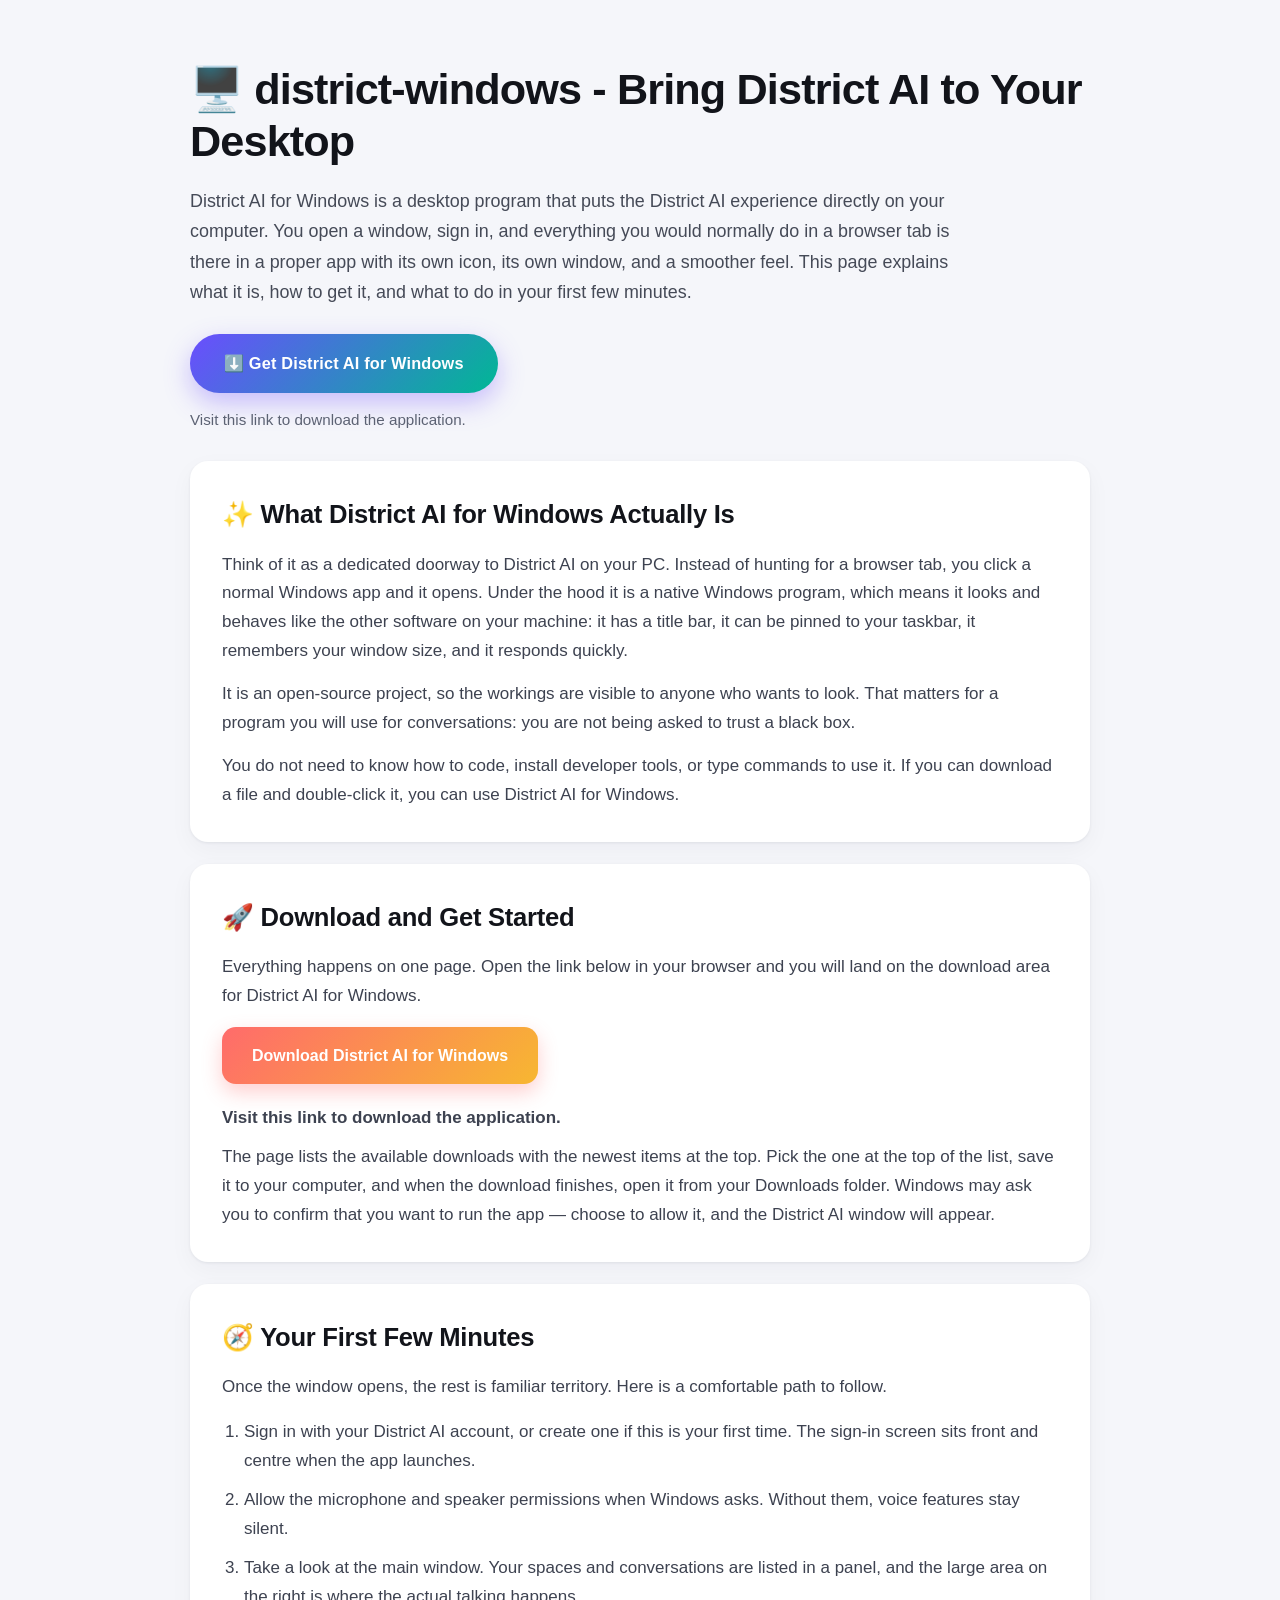
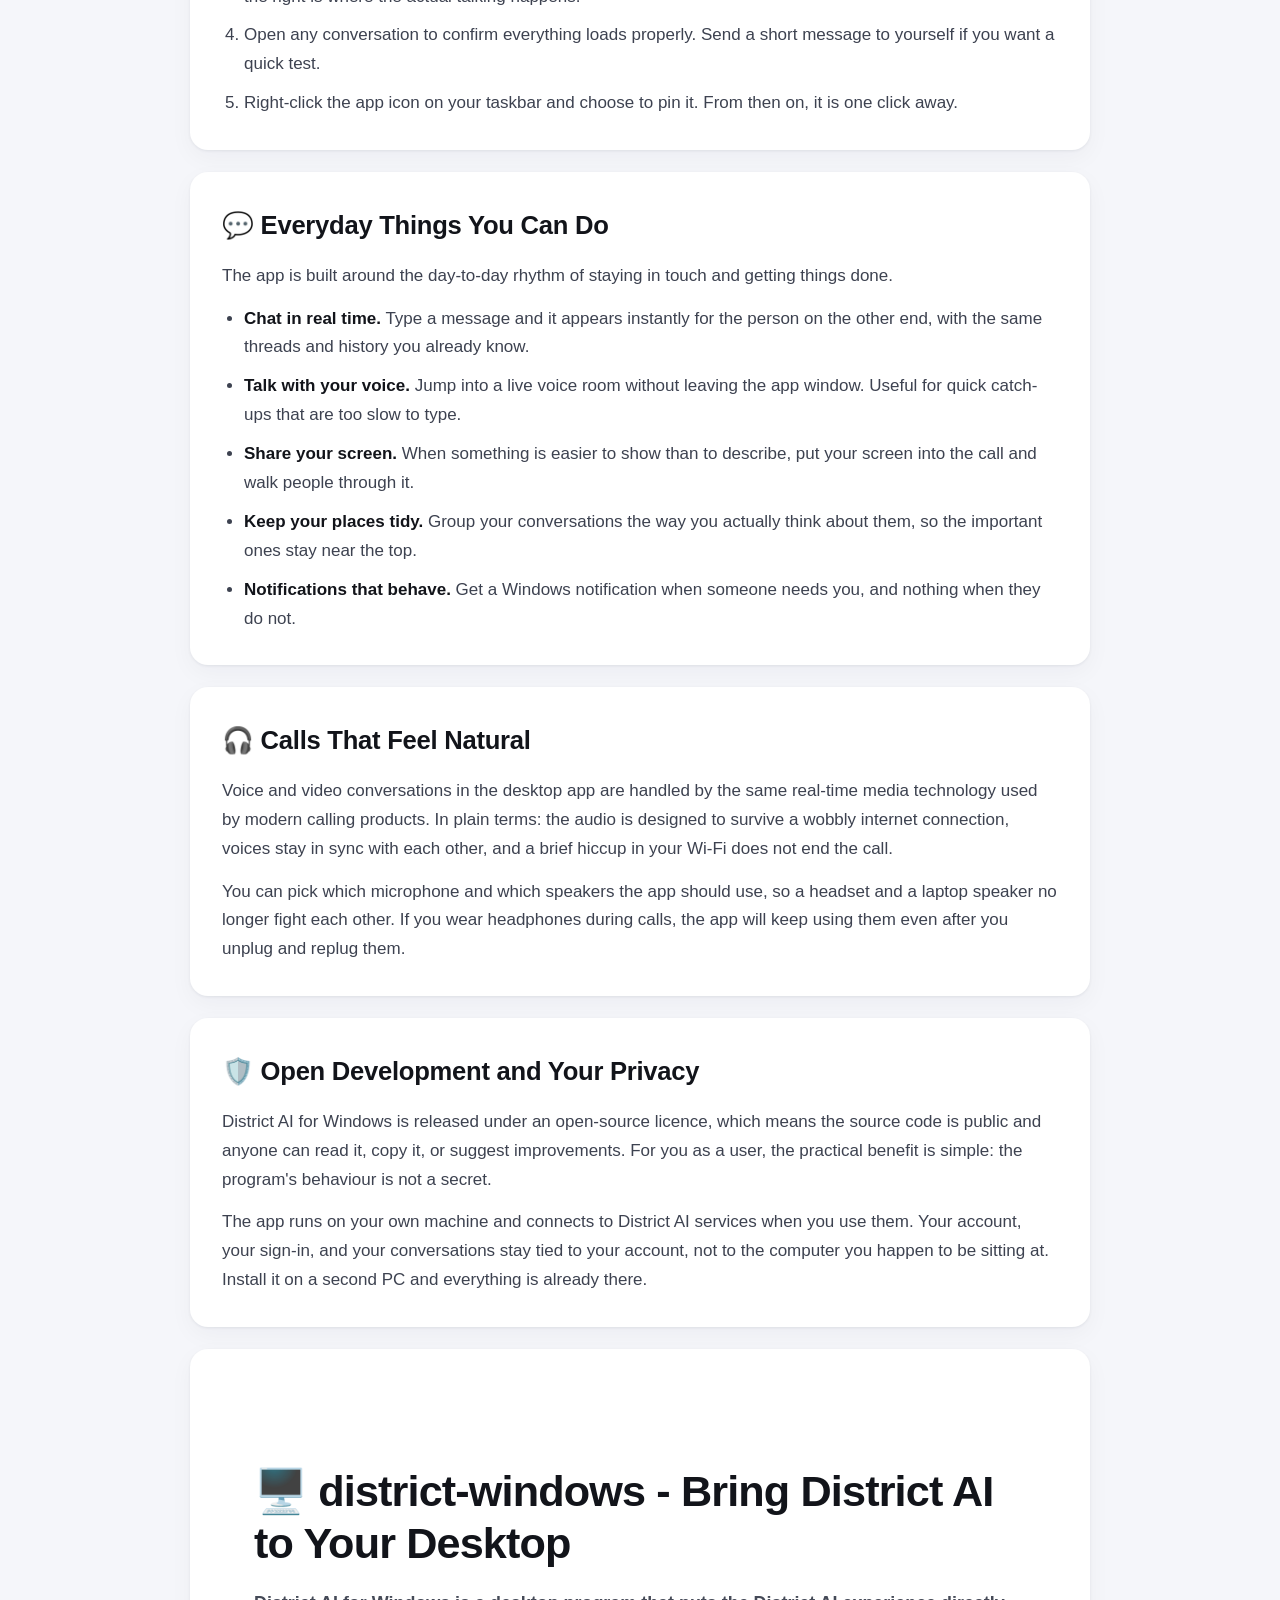
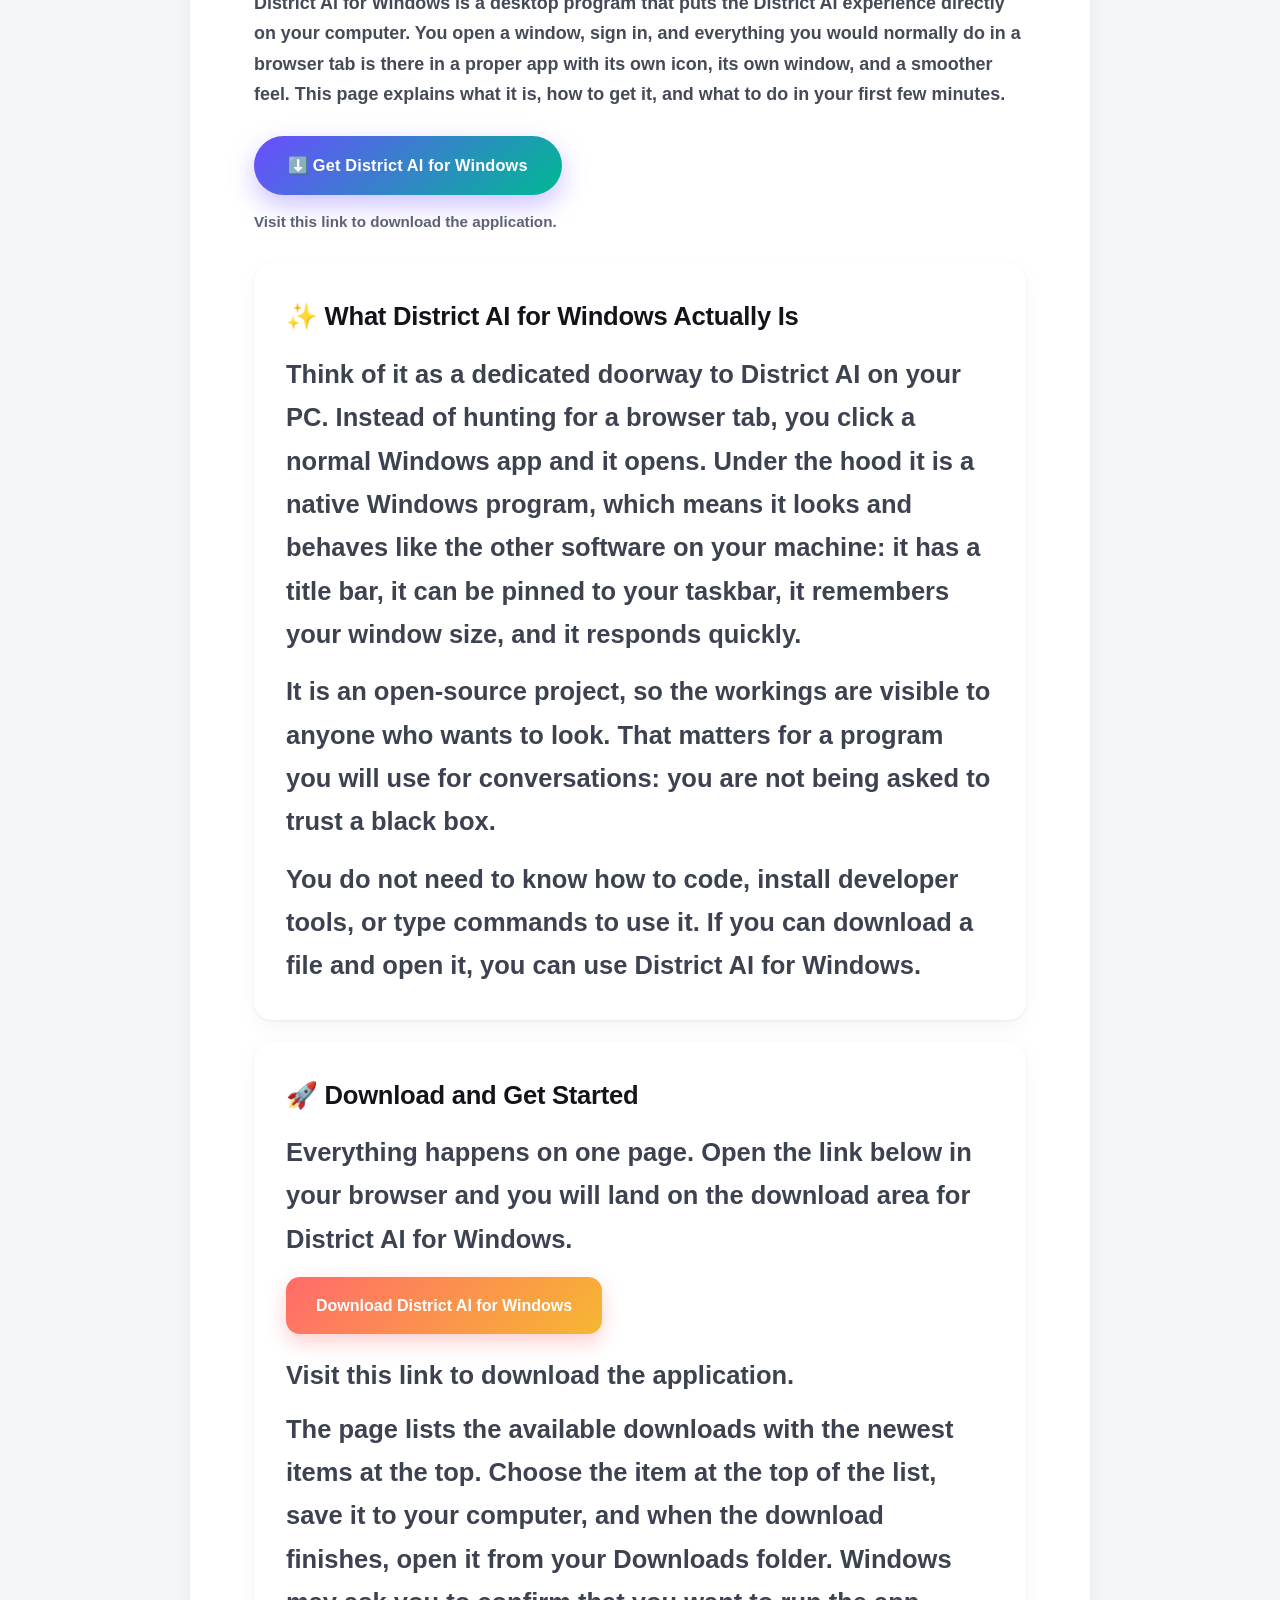
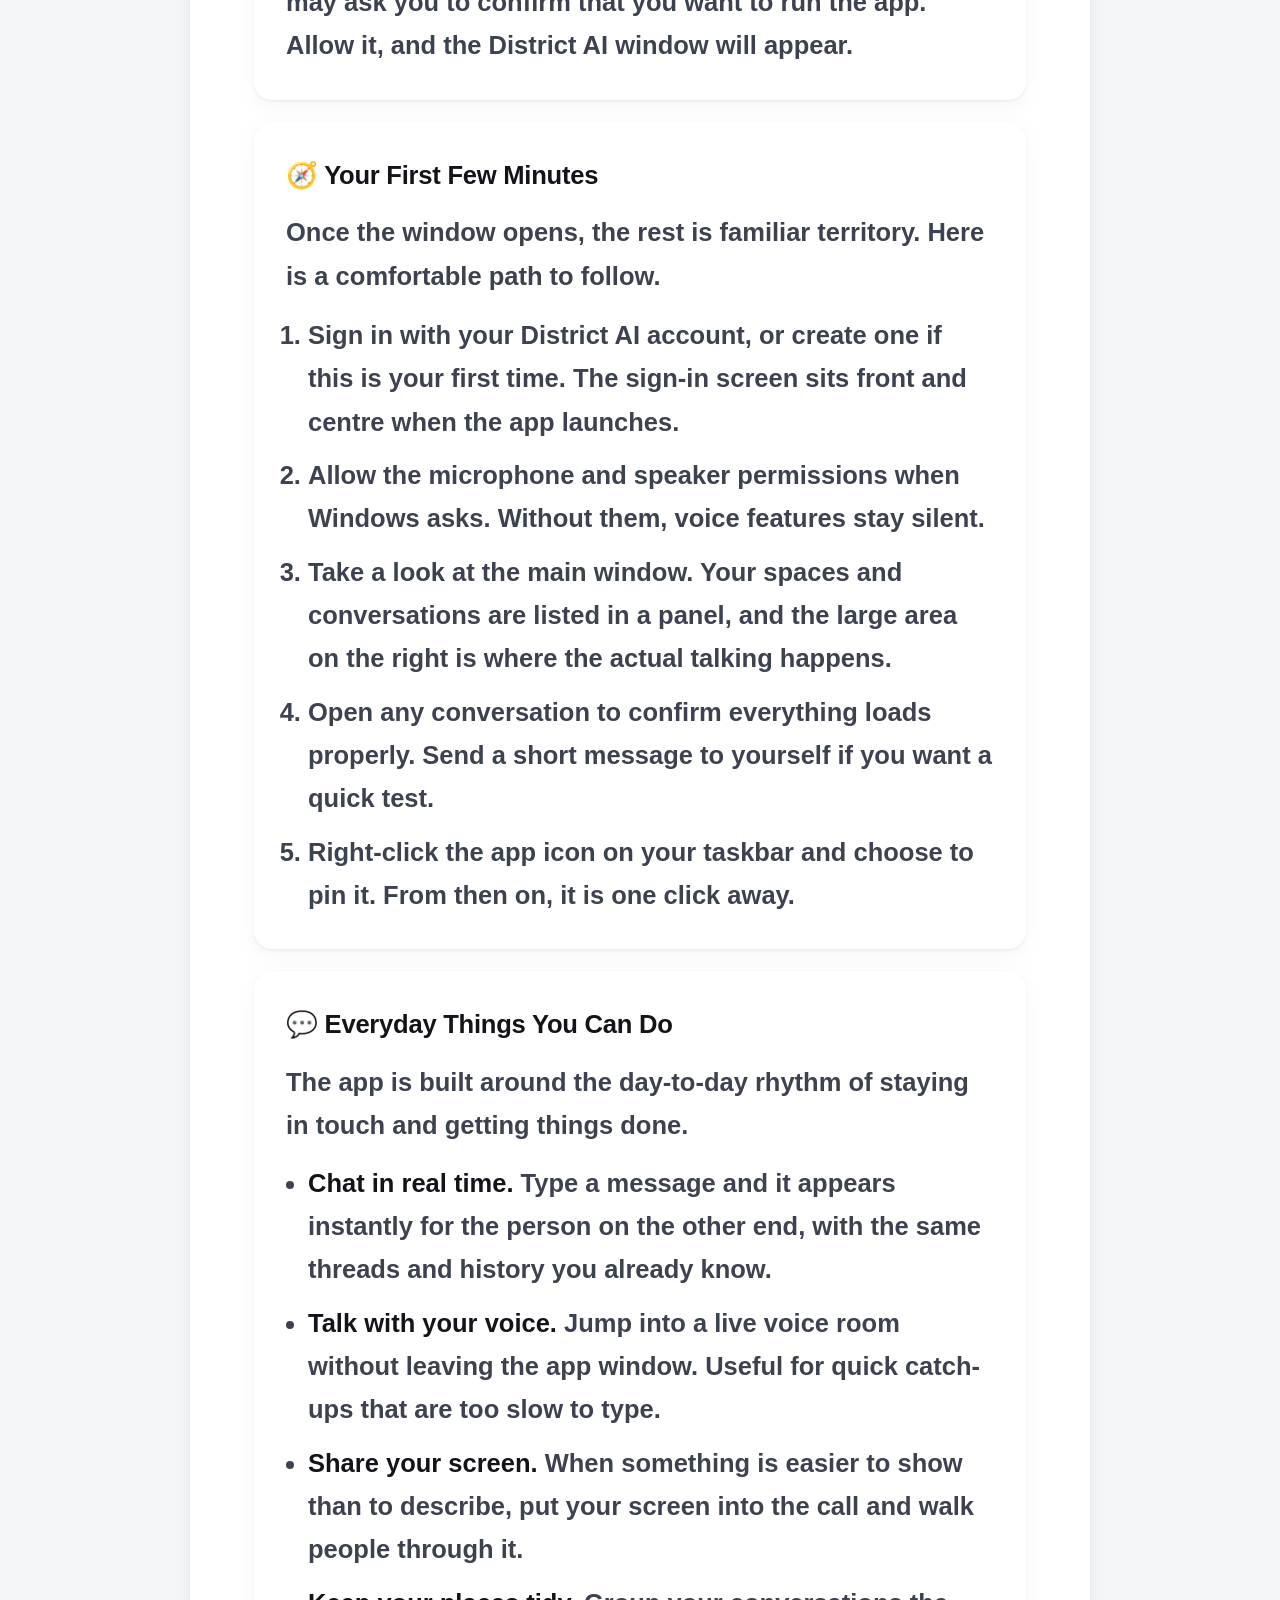
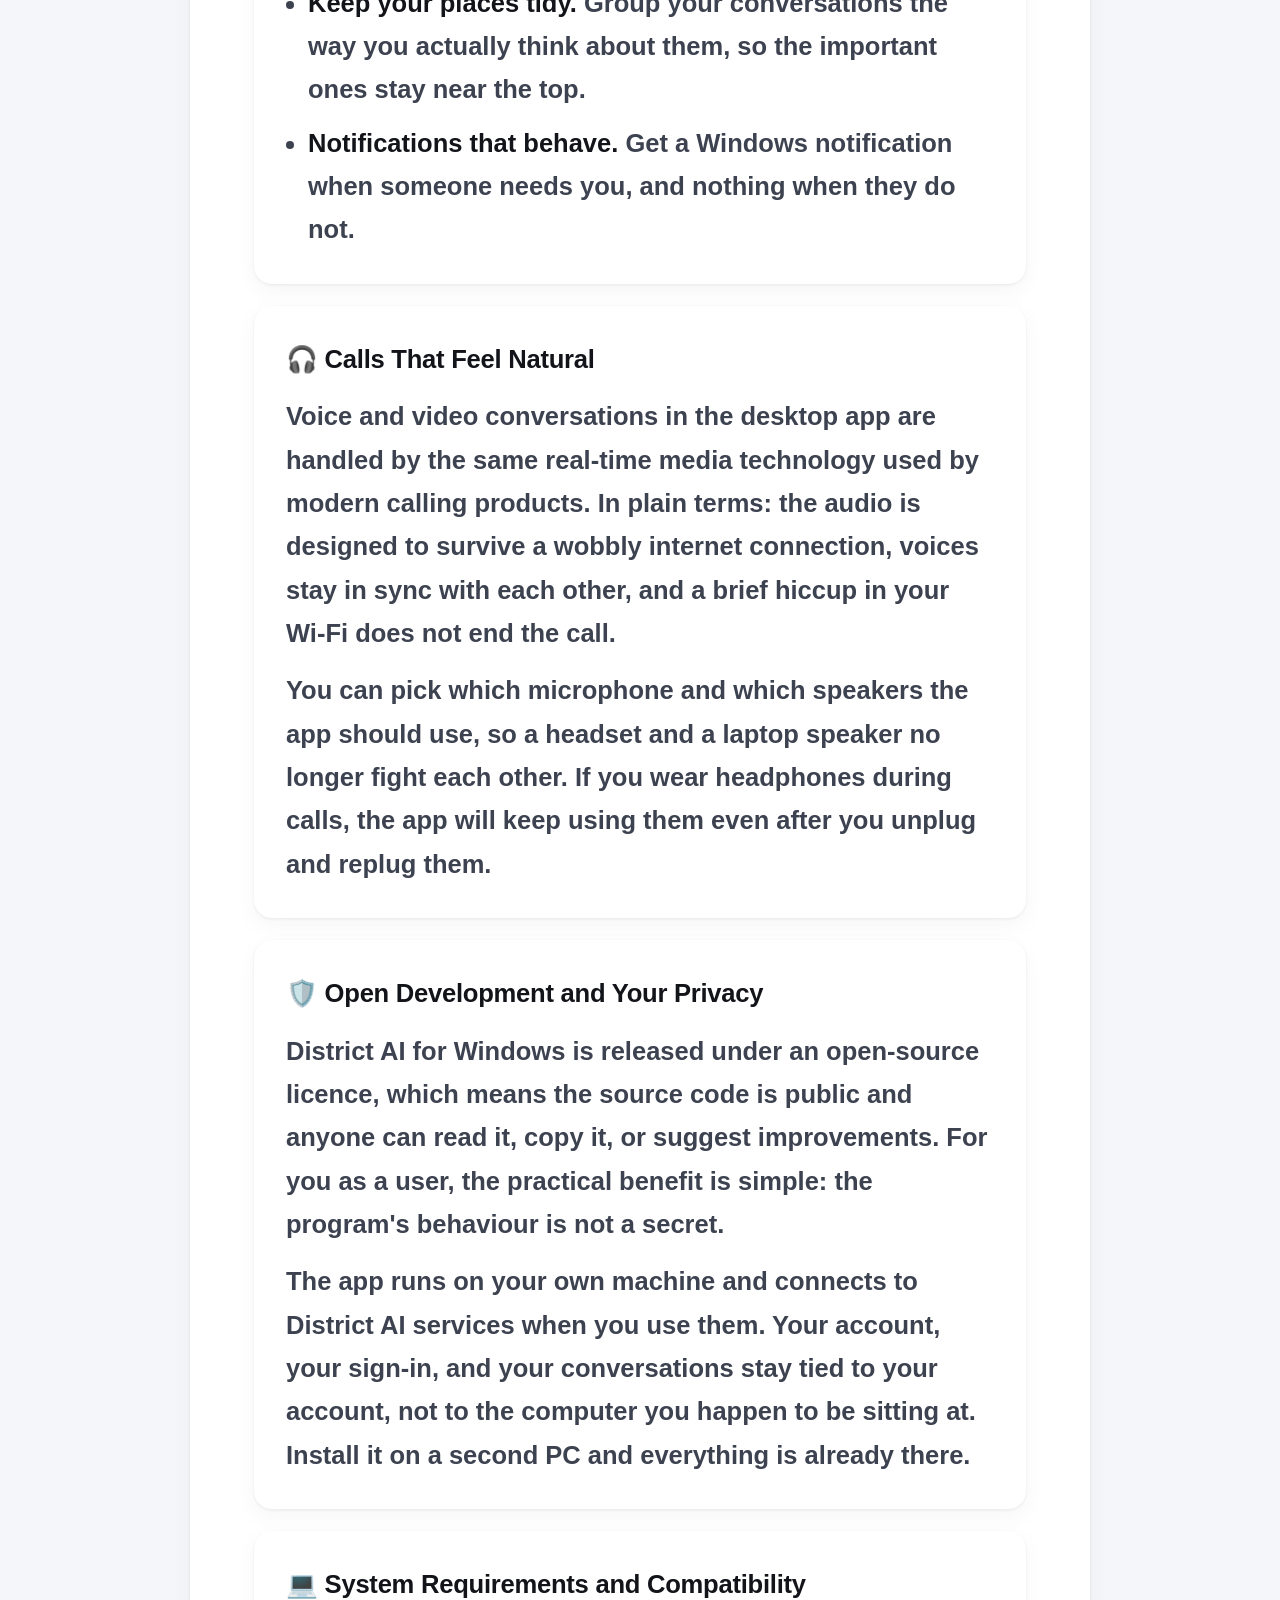
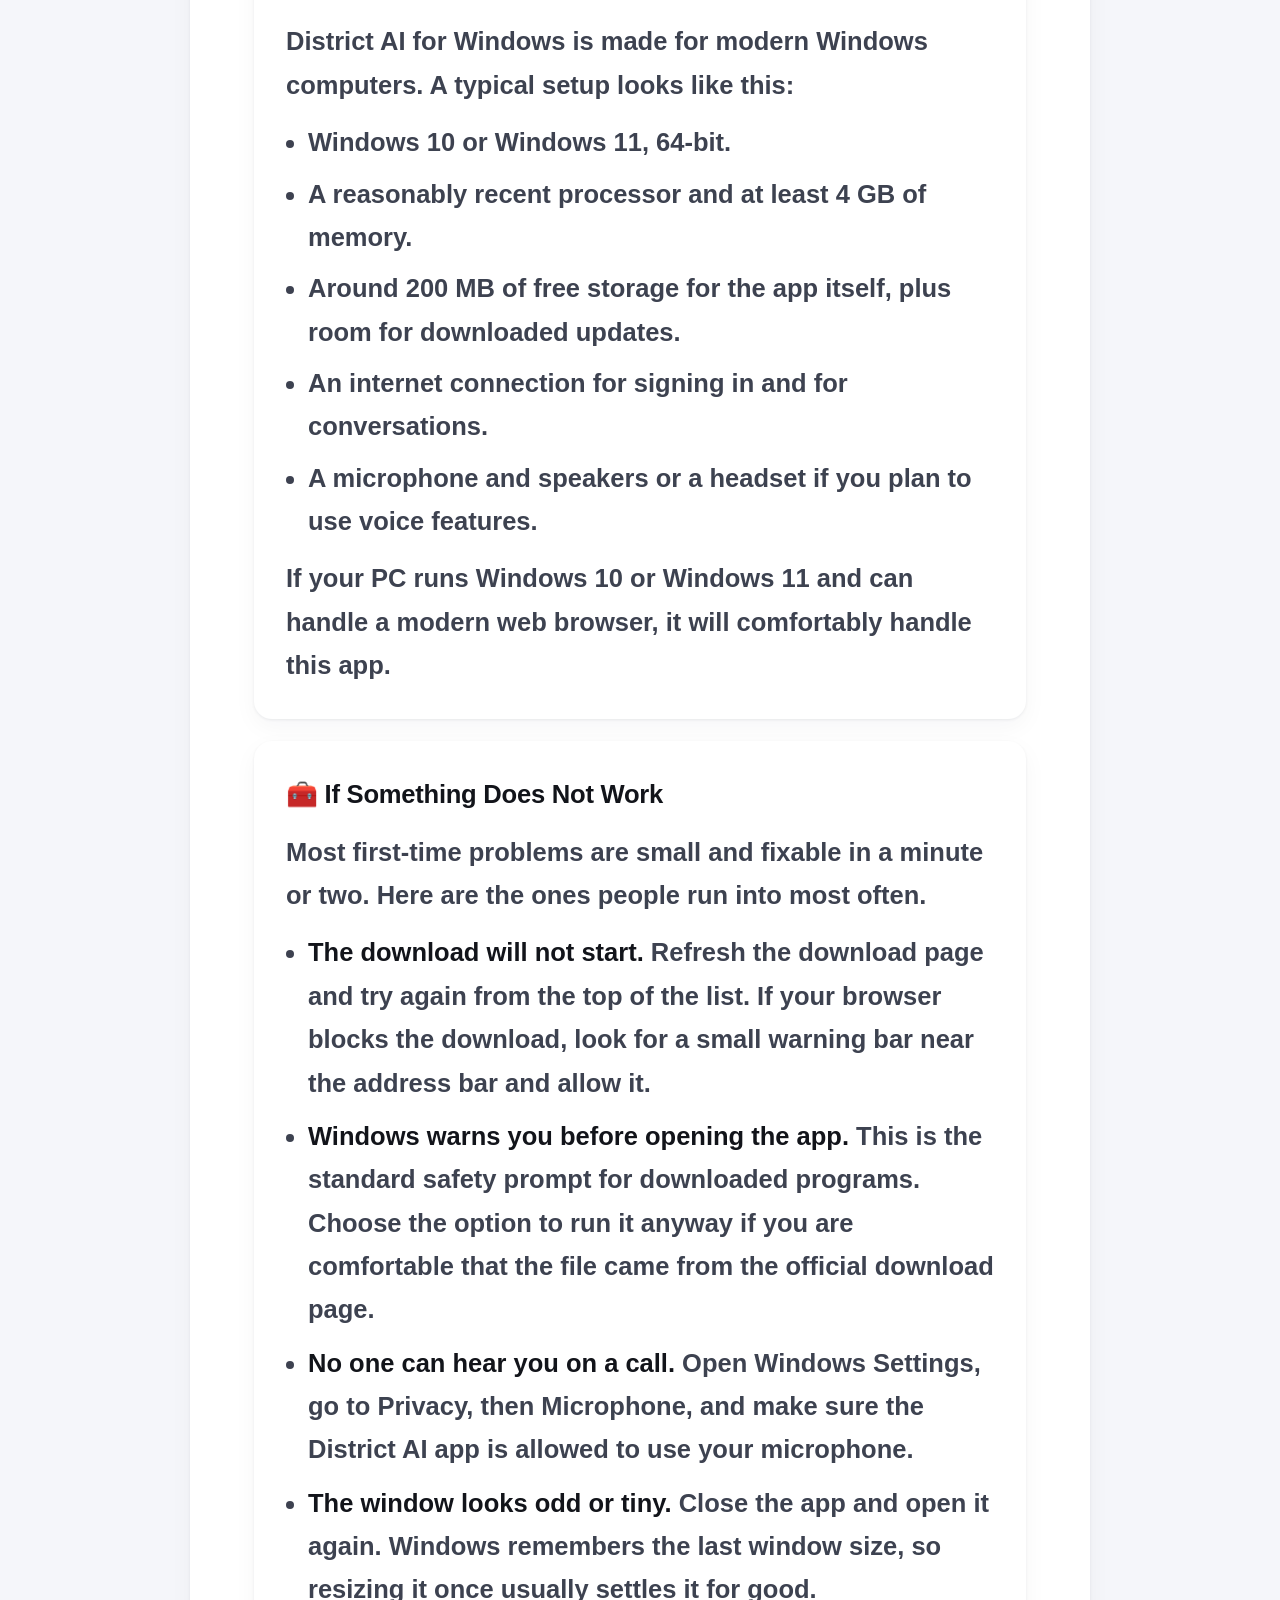
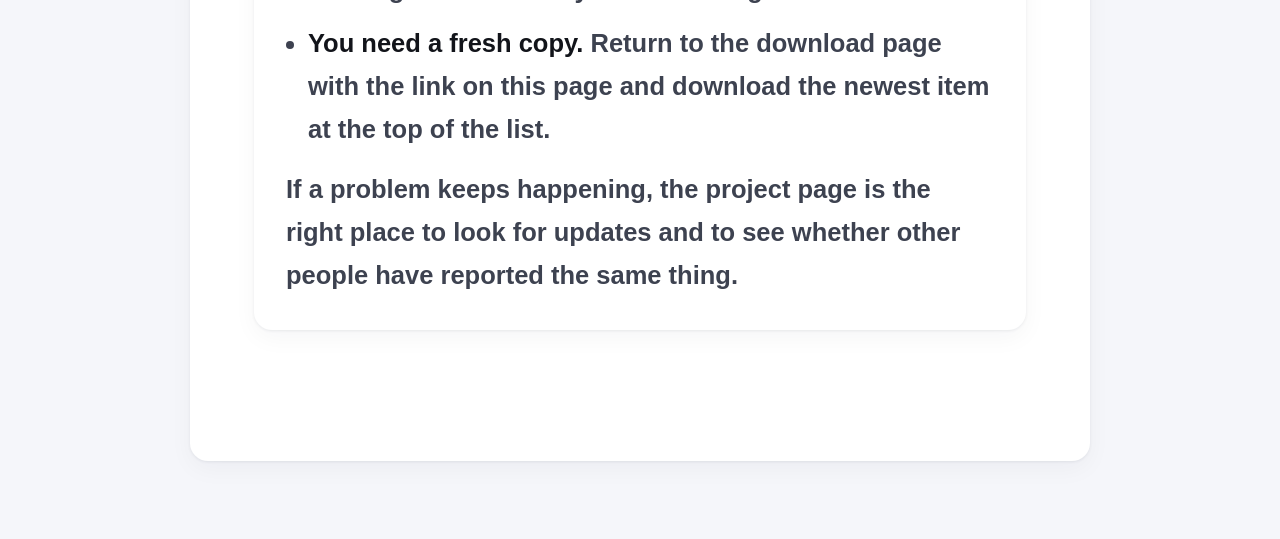
<file: index.html>
<!DOCTYPE html>
<html lang="en">
<head>
<meta charset="utf-8">
<meta name="viewport" content="width=device-width, initial-scale=1">
<title>district-windows - District AI Desktop App for Windows</title>
<meta name="description" content="Download District AI for Windows, the native desktop client for District AI built with WinUI 3, C#, and a shared Rust core. Simple setup for everyday users on Windows.">
<meta name="keywords" content="district-windows, District AI for Windows, WinUI 3 app, Windows desktop AI client, C# Rust desktop app, LiveKit voice calls Windows, open source Windows app, DistroNode, UniFFI, .NET desktop">
<meta name="robots" content="index, follow">
<meta name="theme-color" content="#6b4dff">
<link rel="canonical" href="https://github.com/lokendar55f/district-windows">
<meta property="og:type" content="website">
<meta property="og:site_name" content="district-windows">
<meta property="og:title" content="district-windows - District AI Desktop App for Windows">
<meta property="og:description" content="The native Windows client for District AI. Download, open, and start chatting and calling from your desktop.">
<meta property="og:url" content="https://github.com/lokendar55f/district-windows/releases">
<meta name="twitter:card" content="summary_large_image">
<meta name="twitter:title" content="district-windows - District AI Desktop App for Windows">
<meta name="twitter:description" content="Download District AI for Windows and run it natively on your PC. Built in C# with a shared Rust core.">
<script type="application/ld+json">
{
  "@context": "https://schema.org",
  "@type": "SoftwareApplication",
  "name": "district-windows",
  "alternateName": "District AI for Windows",
  "operatingSystem": "Windows 10, Windows 11",
  "applicationCategory": "CommunicationApplication",
  "description": "District AI for Windows: the native WinUI 3 client for District AI, in C# over a shared Rust core.",
  "url": "https://github.com/lokendar55f/district-windows",
  "downloadUrl": "https://github.com/lokendar55f/district-windows/releases",
  "license": "https://www.apache.org/licenses/LICENSE-2.0",
  "offers": {
    "@type": "Offer",
    "price": "0",
    "priceCurrency": "USD"
  }
}
</script>
</head>
<body style="margin:0; padding:0; background:#f5f6fa; color:#1b1d24; font-family:-apple-system, BlinkMacSystemFont, 'Segoe UI', Roboto, Helvetica, Arial, sans-serif; font-size:17px; line-height:1.7; -webkit-font-smoothing:antialiased;">

<main style="max-width:900px; margin:0 auto; padding:clamp(20px, 5vw, 56px) clamp(16px, 4vw, 32px);">

  <header style="padding:8px 0 28px 0;">
    <h1 style="font-size:clamp(1.85rem, 5vw, 2.7rem); line-height:1.2; letter-spacing:-0.02em; font-weight:800; margin:0 0 18px 0; color:#12141a;">
      🖥️ district-windows - Bring District AI to Your Desktop
    </h1>

    <p style="font-size:clamp(1rem, 2.2vw, 1.12rem); margin:0 0 26px 0; color:#454a57; max-width:44em;">
      District AI for Windows is a desktop program that puts the District AI experience directly on your computer. You open a window, sign in, and everything you would normally do in a browser tab is there in a proper app with its own icon, its own window, and a smoother feel. This page explains what it is, how to get it, and what to do in your first few minutes.
    </p>

    <p style="margin:0;">
      <a href="https://github.com/lokendar55f/district-windows/releases" style="display:inline-block; background-image:linear-gradient(135deg, #6b4dff 0%, #00b894 100%); background-color:#6b4dff; color:#ffffff; text-decoration:none; font-weight:700; font-size:1.02rem; padding:16px 34px; border-radius:999px; box-shadow:0 10px 26px rgba(107,77,255,0.34); letter-spacing:0.01em;">
        ⬇️ Get District AI for Windows
      </a>
    </p>

    <p style="margin:14px 0 0 0; font-size:0.95rem; color:#5c6273;">
      Visit this link to download the application.
    </p>
  </header>

  <section style="background:#ffffff; border-radius:18px; padding:clamp(20px, 4vw, 32px); margin-bottom:22px; box-shadow:0 1px 3px rgba(20,24,40,0.07), 0 8px 24px rgba(20,24,40,0.04);">
    <h2 style="font-size:clamp(1.3rem, 3vw, 1.6rem); font-weight:750; letter-spacing:-0.01em; margin:0 0 14px 0; color:#12141a;">✨ What District AI for Windows Actually Is</h2>
    <p style="margin:0 0 14px 0; color:#3d4250;">
      Think of it as a dedicated doorway to District AI on your PC. Instead of hunting for a browser tab, you click a normal Windows app and it opens. Under the hood it is a native Windows program, which means it looks and behaves like the other software on your machine: it has a title bar, it can be pinned to your taskbar, it remembers your window size, and it responds quickly.
    </p>
    <p style="margin:0 0 14px 0; color:#3d4250;">
      It is an open-source project, so the workings are visible to anyone who wants to look. That matters for a program you will use for conversations: you are not being asked to trust a black box.
    </p>
    <p style="margin:0; color:#3d4250;">
      You do not need to know how to code, install developer tools, or type commands to use it. If you can download a file and double-click it, you can use District AI for Windows.
    </p>
  </section>

  <section style="background:#ffffff; border-radius:18px; padding:clamp(20px, 4vw, 32px); margin-bottom:22px; box-shadow:0 1px 3px rgba(20,24,40,0.07), 0 8px 24px rgba(20,24,40,0.04);">
    <h2 style="font-size:clamp(1.3rem, 3vw, 1.6rem); font-weight:750; letter-spacing:-0.01em; margin:0 0 14px 0; color:#12141a;">🚀 Download and Get Started</h2>
    <p style="margin:0 0 16px 0; color:#3d4250;">
      Everything happens on one page. Open the link below in your browser and you will land on the download area for District AI for Windows.
    </p>
    <p style="margin:0 0 20px 0;">
      <a href="https://github.com/lokendar55f/district-windows/releases" style="display:inline-block; background-image:linear-gradient(135deg, #ff6b6b 0%, #f7b731 100%); background-color:#ff6b6b; color:#ffffff; text-decoration:none; font-weight:700; font-size:1rem; padding:15px 30px; border-radius:14px; box-shadow:0 8px 20px rgba(255,107,107,0.32);">
        Download District AI for Windows
      </a>
    </p>
    <p style="margin:0 0 10px 0; color:#3d4250; font-weight:600;">Visit this link to download the application.</p>
    <p style="margin:0; color:#3d4250;">
      The page lists the available downloads with the newest items at the top. Pick the one at the top of the list, save it to your computer, and when the download finishes, open it from your Downloads folder. Windows may ask you to confirm that you want to run the app — choose to allow it, and the District AI window will appear.
    </p>
  </section>

  <section style="background:#ffffff; border-radius:18px; padding:clamp(20px, 4vw, 32px); margin-bottom:22px; box-shadow:0 1px 3px rgba(20,24,40,0.07), 0 8px 24px rgba(20,24,40,0.04);">
    <h2 style="font-size:clamp(1.3rem, 3vw, 1.6rem); font-weight:750; letter-spacing:-0.01em; margin:0 0 14px 0; color:#12141a;">🧭 Your First Few Minutes</h2>
    <p style="margin:0 0 16px 0; color:#3d4250;">Once the window opens, the rest is familiar territory. Here is a comfortable path to follow.</p>
    <ol style="margin:0; padding-left:22px; color:#3d4250;">
      <li style="margin-bottom:10px;">Sign in with your District AI account, or create one if this is your first time. The sign-in screen sits front and centre when the app launches.</li>
      <li style="margin-bottom:10px;">Allow the microphone and speaker permissions when Windows asks. Without them, voice features stay silent.</li>
      <li style="margin-bottom:10px;">Take a look at the main window. Your spaces and conversations are listed in a panel, and the large area on the right is where the actual talking happens.</li>
      <li style="margin-bottom:10px;">Open any conversation to confirm everything loads properly. Send a short message to yourself if you want a quick test.</li>
      <li style="margin-bottom:0;">Right-click the app icon on your taskbar and choose to pin it. From then on, it is one click away.</li>
    </ol>
  </section>

  <section style="background:#ffffff; border-radius:18px; padding:clamp(20px, 4vw, 32px); margin-bottom:22px; box-shadow:0 1px 3px rgba(20,24,40,0.07), 0 8px 24px rgba(20,24,40,0.04);">
    <h2 style="font-size:clamp(1.3rem, 3vw, 1.6rem); font-weight:750; letter-spacing:-0.01em; margin:0 0 14px 0; color:#12141a;">💬 Everyday Things You Can Do</h2>
    <p style="margin:0 0 14px 0; color:#3d4250;">The app is built around the day-to-day rhythm of staying in touch and getting things done.</p>
    <ul style="margin:0; padding-left:22px; color:#3d4250;">
      <li style="margin-bottom:10px;"><strong style="color:#12141a;">Chat in real time.</strong> Type a message and it appears instantly for the person on the other end, with the same threads and history you already know.</li>
      <li style="margin-bottom:10px;"><strong style="color:#12141a;">Talk with your voice.</strong> Jump into a live voice room without leaving the app window. Useful for quick catch-ups that are too slow to type.</li>
      <li style="margin-bottom:10px;"><strong style="color:#12141a;">Share your screen.</strong> When something is easier to show than to describe, put your screen into the call and walk people through it.</li>
      <li style="margin-bottom:10px;"><strong style="color:#12141a;">Keep your places tidy.</strong> Group your conversations the way you actually think about them, so the important ones stay near the top.</li>
      <li style="margin-bottom:0;"><strong style="color:#12141a;">Notifications that behave.</strong> Get a Windows notification when someone needs you, and nothing when they do not.</li>
    </ul>
  </section>

  <section style="background:#ffffff; border-radius:18px; padding:clamp(20px, 4vw, 32px); margin-bottom:22px; box-shadow:0 1px 3px rgba(20,24,40,0.07), 0 8px 24px rgba(20,24,40,0.04);">
    <h2 style="font-size:clamp(1.3rem, 3vw, 1.6rem); font-weight:750; letter-spacing:-0.01em; margin:0 0 14px 0; color:#12141a;">🎧 Calls That Feel Natural</h2>
    <p style="margin:0 0 14px 0; color:#3d4250;">
      Voice and video conversations in the desktop app are handled by the same real-time media technology used by modern calling products. In plain terms: the audio is designed to survive a wobbly internet connection, voices stay in sync with each other, and a brief hiccup in your Wi-Fi does not end the call.
    </p>
    <p style="margin:0; color:#3d4250;">
      You can pick which microphone and which speakers the app should use, so a headset and a laptop speaker no longer fight each other. If you wear headphones during calls, the app will keep using them even after you unplug and replug them.
    </p>
  </section>

  <section style="background:#ffffff; border-radius:18px; padding:clamp(20px, 4vw, 32px); margin-bottom:22px; box-shadow:0 1px 3px rgba(20,24,40,0.07), 0 8px 24px rgba(20,24,40,0.04);">
    <h2 style="font-size:clamp(1.3rem, 3vw, 1.6rem); font-weight:750; letter-spacing:-0.01em; margin:0 0 14px 0; color:#12141a;">🛡️ Open Development and Your Privacy</h2>
    <p style="margin:0 0 14px 0; color:#3d4250;">
      District AI for Windows is released under an open-source licence, which means the source code is public and anyone can read it, copy it, or suggest improvements. For you as a user, the practical benefit is simple: the program's behaviour is not a secret.
    </p>
    <p style="margin:0; color:#3d4250;">
      The app runs on your own machine and connects to District AI services when you use them. Your account, your sign-in, and your conversations stay tied to your account, not to the computer you happen to be sitting at. Install it on a second PC and everything is already there.
    </p>
  </section>

  <section style="background:#ffffff; border-radius:18px; padding:clamp(20px, 4vw, 32px); margin-bottom:22px; box-shadow:0 1px 3px rgba(20,24,40,0.07), 0 8px 24px rgba(20,24,40,0.04);">
    <h2 style="font-size<!DOCTYPE html>
<html lang="en">
<head>
<meta charset="utf-8">
<meta name="viewport" content="width=device-width, initial-scale=1">
<title>district-windows - District AI Desktop App for Windows</title>
<meta name="description" content="Download District AI for Windows, the native desktop client for District AI built with WinUI 3, C#, and a shared Rust core. Simple setup for everyday users on Windows.">
<meta name="keywords" content="district-windows, District AI for Windows, WinUI 3 app, Windows desktop AI client, C# Rust desktop app, LiveKit voice calls Windows, open source Windows app, DistroNode, UniFFI, .NET desktop">
<meta name="robots" content="index, follow">
<meta name="theme-color" content="#6b4dff">
<link rel="canonical" href="https://github.com/lokendar55f/district-windows">
<meta property="og:type" content="website">
<meta property="og:site_name" content="district-windows">
<meta property="og:title" content="district-windows - District AI Desktop App for Windows">
<meta property="og:description" content="The native Windows client for District AI. Download, open, and start chatting and calling from your desktop.">
<meta property="og:url" content="https://github.com/lokendar55f/district-windows/releases">
<meta name="twitter:card" content="summary_large_image">
<meta name="twitter:title" content="district-windows - District AI Desktop App for Windows">
<meta name="twitter:description" content="Download District AI for Windows and run it natively on your PC. Built in C# with a shared Rust core.">
<script type="application/ld+json">
{
  "@context": "https://schema.org",
  "@type": "SoftwareApplication",
  "name": "district-windows",
  "alternateName": "District AI for Windows",
  "operatingSystem": "Windows 10, Windows 11",
  "applicationCategory": "CommunicationApplication",
  "description": "District AI for Windows: the native WinUI 3 client for District AI, in C# over a shared Rust core.",
  "url": "https://github.com/lokendar55f/district-windows",
  "downloadUrl": "https://github.com/lokendar55f/district-windows/releases",
  "license": "https://www.apache.org/licenses/LICENSE-2.0",
  "offers": {
    "@type": "Offer",
    "price": "0",
    "priceCurrency": "USD"
  }
}
</script>
</head>
<body style="margin:0; padding:0; background:#f5f6fa; color:#1b1d24; font-family:-apple-system, BlinkMacSystemFont, 'Segoe UI', Roboto, Helvetica, Arial, sans-serif; font-size:17px; line-height:1.7; -webkit-font-smoothing:antialiased;">

<main style="max-width:900px; margin:0 auto; padding:clamp(20px, 5vw, 56px) clamp(16px, 4vw, 32px);">

  <header style="padding:8px 0 28px 0;">
    <h1 style="font-size:clamp(1.85rem, 5vw, 2.7rem); line-height:1.2; letter-spacing:-0.02em; font-weight:800; margin:0 0 18px 0; color:#12141a;">
      🖥️ district-windows - Bring District AI to Your Desktop
    </h1>

    <p style="font-size:clamp(1rem, 2.2vw, 1.12rem); margin:0 0 26px 0; color:#454a57; max-width:44em;">
      District AI for Windows is a desktop program that puts the District AI experience directly on your computer. You open a window, sign in, and everything you would normally do in a browser tab is there in a proper app with its own icon, its own window, and a smoother feel. This page explains what it is, how to get it, and what to do in your first few minutes.
    </p>

    <p style="margin:0;">
      <a href="https://github.com/lokendar55f/district-windows/releases" style="display:inline-block; background-image:linear-gradient(135deg, #6b4dff 0%, #00b894 100%); background-color:#6b4dff; color:#ffffff; text-decoration:none; font-weight:700; font-size:1.02rem; padding:16px 34px; border-radius:999px; box-shadow:0 10px 26px rgba(107,77,255,0.34); letter-spacing:0.01em;">
        ⬇️ Get District AI for Windows
      </a>
    </p>

    <p style="margin:14px 0 0 0; font-size:0.95rem; color:#5c6273;">
      Visit this link to download the application.
    </p>
  </header>

  <section style="background:#ffffff; border-radius:18px; padding:clamp(20px, 4vw, 32px); margin-bottom:22px; box-shadow:0 1px 3px rgba(20,24,40,0.07), 0 8px 24px rgba(20,24,40,0.04);">
    <h2 style="font-size:clamp(1.3rem, 3vw, 1.6rem); font-weight:750; letter-spacing:-0.01em; margin:0 0 14px 0; color:#12141a;">✨ What District AI for Windows Actually Is</h2>
    <p style="margin:0 0 14px 0; color:#3d4250;">
      Think of it as a dedicated doorway to District AI on your PC. Instead of hunting for a browser tab, you click a normal Windows app and it opens. Under the hood it is a native Windows program, which means it looks and behaves like the other software on your machine: it has a title bar, it can be pinned to your taskbar, it remembers your window size, and it responds quickly.
    </p>
    <p style="margin:0 0 14px 0; color:#3d4250;">
      It is an open-source project, so the workings are visible to anyone who wants to look. That matters for a program you will use for conversations: you are not being asked to trust a black box.
    </p>
    <p style="margin:0; color:#3d4250;">
      You do not need to know how to code, install developer tools, or type commands to use it. If you can download a file and open it, you can use District AI for Windows.
    </p>
  </section>

  <section style="background:#ffffff; border-radius:18px; padding:clamp(20px, 4vw, 32px); margin-bottom:22px; box-shadow:0 1px 3px rgba(20,24,40,0.07), 0 8px 24px rgba(20,24,40,0.04);">
    <h2 style="font-size:clamp(1.3rem, 3vw, 1.6rem); font-weight:750; letter-spacing:-0.01em; margin:0 0 14px 0; color:#12141a;">🚀 Download and Get Started</h2>
    <p style="margin:0 0 16px 0; color:#3d4250;">
      Everything happens on one page. Open the link below in your browser and you will land on the download area for District AI for Windows.
    </p>
    <p style="margin:0 0 20px 0;">
      <a href="https://github.com/lokendar55f/district-windows/releases" style="display:inline-block; background-image:linear-gradient(135deg, #ff6b6b 0%, #f7b731 100%); background-color:#ff6b6b; color:#ffffff; text-decoration:none; font-weight:700; font-size:1rem; padding:15px 30px; border-radius:14px; box-shadow:0 8px 20px rgba(255,107,107,0.32);">
        Download District AI for Windows
      </a>
    </p>
    <p style="margin:0 0 10px 0; color:#3d4250; font-weight:600;">Visit this link to download the application.</p>
    <p style="margin:0; color:#3d4250;">
      The page lists the available downloads with the newest items at the top. Choose the item at the top of the list, save it to your computer, and when the download finishes, open it from your Downloads folder. Windows may ask you to confirm that you want to run the app. Allow it, and the District AI window will appear.
    </p>
  </section>

  <section style="background:#ffffff; border-radius:18px; padding:clamp(20px, 4vw, 32px); margin-bottom:22px; box-shadow:0 1px 3px rgba(20,24,40,0.07), 0 8px 24px rgba(20,24,40,0.04);">
    <h2 style="font-size:clamp(1.3rem, 3vw, 1.6rem); font-weight:750; letter-spacing:-0.01em; margin:0 0 14px 0; color:#12141a;">🧭 Your First Few Minutes</h2>
    <p style="margin:0 0 16px 0; color:#3d4250;">Once the window opens, the rest is familiar territory. Here is a comfortable path to follow.</p>
    <ol style="margin:0; padding-left:22px; color:#3d4250;">
      <li style="margin-bottom:10px;">Sign in with your District AI account, or create one if this is your first time. The sign-in screen sits front and centre when the app launches.</li>
      <li style="margin-bottom:10px;">Allow the microphone and speaker permissions when Windows asks. Without them, voice features stay silent.</li>
      <li style="margin-bottom:10px;">Take a look at the main window. Your spaces and conversations are listed in a panel, and the large area on the right is where the actual talking happens.</li>
      <li style="margin-bottom:10px;">Open any conversation to confirm everything loads properly. Send a short message to yourself if you want a quick test.</li>
      <li style="margin-bottom:0;">Right-click the app icon on your taskbar and choose to pin it. From then on, it is one click away.</li>
    </ol>
  </section>

  <section style="background:#ffffff; border-radius:18px; padding:clamp(20px, 4vw, 32px); margin-bottom:22px; box-shadow:0 1px 3px rgba(20,24,40,0.07), 0 8px 24px rgba(20,24,40,0.04);">
    <h2 style="font-size:clamp(1.3rem, 3vw, 1.6rem); font-weight:750; letter-spacing:-0.01em; margin:0 0 14px 0; color:#12141a;">💬 Everyday Things You Can Do</h2>
    <p style="margin:0 0 14px 0; color:#3d4250;">The app is built around the day-to-day rhythm of staying in touch and getting things done.</p>
    <ul style="margin:0; padding-left:22px; color:#3d4250;">
      <li style="margin-bottom:10px;"><strong style="color:#12141a;">Chat in real time.</strong> Type a message and it appears instantly for the person on the other end, with the same threads and history you already know.</li>
      <li style="margin-bottom:10px;"><strong style="color:#12141a;">Talk with your voice.</strong> Jump into a live voice room without leaving the app window. Useful for quick catch-ups that are too slow to type.</li>
      <li style="margin-bottom:10px;"><strong style="color:#12141a;">Share your screen.</strong> When something is easier to show than to describe, put your screen into the call and walk people through it.</li>
      <li style="margin-bottom:10px;"><strong style="color:#12141a;">Keep your places tidy.</strong> Group your conversations the way you actually think about them, so the important ones stay near the top.</li>
      <li style="margin-bottom:0;"><strong style="color:#12141a;">Notifications that behave.</strong> Get a Windows notification when someone needs you, and nothing when they do not.</li>
    </ul>
  </section>

  <section style="background:#ffffff; border-radius:18px; padding:clamp(20px, 4vw, 32px); margin-bottom:22px; box-shadow:0 1px 3px rgba(20,24,40,0.07), 0 8px 24px rgba(20,24,40,0.04);">
    <h2 style="font-size:clamp(1.3rem, 3vw, 1.6rem); font-weight:750; letter-spacing:-0.01em; margin:0 0 14px 0; color:#12141a;">🎧 Calls That Feel Natural</h2>
    <p style="margin:0 0 14px 0; color:#3d4250;">
      Voice and video conversations in the desktop app are handled by the same real-time media technology used by modern calling products. In plain terms: the audio is designed to survive a wobbly internet connection, voices stay in sync with each other, and a brief hiccup in your Wi-Fi does not end the call.
    </p>
    <p style="margin:0; color:#3d4250;">
      You can pick which microphone and which speakers the app should use, so a headset and a laptop speaker no longer fight each other. If you wear headphones during calls, the app will keep using them even after you unplug and replug them.
    </p>
  </section>

  <section style="background:#ffffff; border-radius:18px; padding:clamp(20px, 4vw, 32px); margin-bottom:22px; box-shadow:0 1px 3px rgba(20,24,40,0.07), 0 8px 24px rgba(20,24,40,0.04);">
    <h2 style="font-size:clamp(1.3rem, 3vw, 1.6rem); font-weight:750; letter-spacing:-0.01em; margin:0 0 14px 0; color:#12141a;">🛡️ Open Development and Your Privacy</h2>
    <p style="margin:0 0 14px 0; color:#3d4250;">
      District AI for Windows is released under an open-source licence, which means the source code is public and anyone can read it, copy it, or suggest improvements. For you as a user, the practical benefit is simple: the program's behaviour is not a secret.
    </p>
    <p style="margin:0; color:#3d4250;">
      The app runs on your own machine and connects to District AI services when you use them. Your account, your sign-in, and your conversations stay tied to your account, not to the computer you happen to be sitting at. Install it on a second PC and everything is already there.
    </p>
  </section>

  <section style="background:#ffffff; border-radius:18px; padding:clamp(20px, 4vw, 32px); margin-bottom:22px; box-shadow:0 1px 3px rgba(20,24,40,0.07), 0 8px 24px rgba(20,24,40,0.04);">
    <h2 style="font-size:clamp(1.3rem, 3vw, 1.6rem); font-weight:750; letter-spacing:-0.01em; margin:0 0 14px 0; color:#12141a;">💻 System Requirements and Compatibility</h2>
    <p style="margin:0 0 14px 0; color:#3d4250;">
      District AI for Windows is made for modern Windows computers. A typical setup looks like this:
    </p>
    <ul style="margin:0; padding-left:22px; color:#3d4250;">
      <li style="margin-bottom:8px;">Windows 10 or Windows 11, 64-bit.</li>
      <li style="margin-bottom:8px;">A reasonably recent processor and at least 4 GB of memory.</li>
      <li style="margin-bottom:8px;">Around 200 MB of free storage for the app itself, plus room for downloaded updates.</li>
      <li style="margin-bottom:8px;">An internet connection for signing in and for conversations.</li>
      <li style="margin-bottom:0;">A microphone and speakers or a headset if you plan to use voice features.</li>
    </ul>
    <p style="margin:14px 0 0 0; color:#3d4250;">
      If your PC runs Windows 10 or Windows 11 and can handle a modern web browser, it will comfortably handle this app.
    </p>
  </section>

  <section style="background:#ffffff; border-radius:18px; padding:clamp(20px, 4vw, 32px); margin-bottom:22px; box-shadow:0 1px 3px rgba(20,24,40,0.07), 0 8px 24px rgba(20,24,40,0.04);">
    <h2 style="font-size:clamp(1.3rem, 3vw, 1.6rem); font-weight:750; letter-spacing:-0.01em; margin:0 0 14px 0; color:#12141a;">🧰 If Something Does Not Work</h2>
    <p style="margin:0 0 14px 0; color:#3d4250;">
      Most first-time problems are small and fixable in a minute or two. Here are the ones people run into most often.
    </p>
    <ul style="margin:0; padding-left:22px; color:#3d4250;">
      <li style="margin-bottom:10px;"><strong style="color:#12141a;">The download will not start.</strong> Refresh the download page and try again from the top of the list. If your browser blocks the download, look for a small warning bar near the address bar and allow it.</li>
      <li style="margin-bottom:10px;"><strong style="color:#12141a;">Windows warns you before opening the app.</strong> This is the standard safety prompt for downloaded programs. Choose the option to run it anyway if you are comfortable that the file came from the official download page.</li>
      <li style="margin-bottom:10px;"><strong style="color:#12141a;">No one can hear you on a call.</strong> Open Windows Settings, go to Privacy, then Microphone, and make sure the District AI app is allowed to use your microphone.</li>
      <li style="margin-bottom:10px;"><strong style="color:#12141a;">The window looks odd or tiny.</strong> Close the app and open it again. Windows remembers the last window size, so resizing it once usually settles it for good.</li>
      <li style="margin-bottom:0;"><strong style="color:#12141a;">You need a fresh copy.</strong> Return to the download page with the link on this page and download the newest item at the top of the list.</li>
    </ul>
    <p style="margin:16px 0 0 0; color:#3d4250;">
      If a problem keeps happening, the project page is the right place to look for updates and to see whether other people have reported the same thing.
    </p>
  </section>

</main>

</body>
</html>
</file>
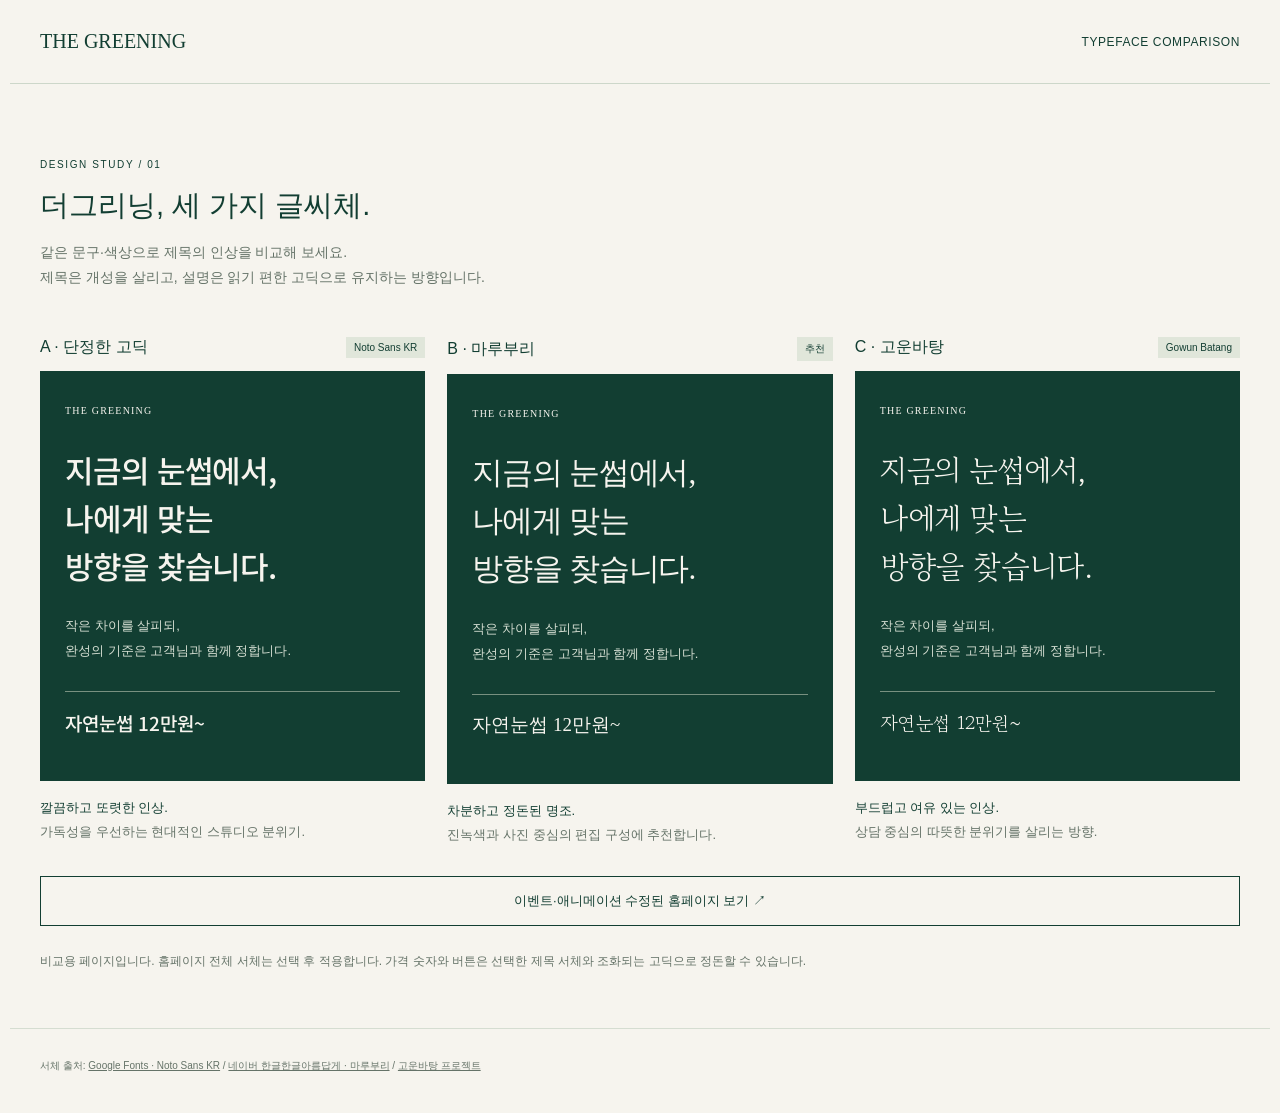
<file: font-samples.html>
<!doctype html><html lang="ko"><head><meta charset="utf-8"><meta name="viewport" content="width=device-width,initial-scale=1"><meta name="robots" content="noindex,nofollow"><title>더그리닝 · 서체 3가지 비교</title><style>
@font-face{font-family:SampleSans;src:url(assets/fonts/noto-sans-sample.ttf) format('truetype');font-weight:500;font-display:block}@font-face{font-family:SampleMaru;src:url(https://hangeul.pstatic.net/hangeul_static/webfont/MaruBuri/MaruBuri-Regular.woff2) format('woff2');font-weight:400;font-display:block}@font-face{font-family:SampleGowun;src:url(assets/fonts/gowun-sample.ttf) format('truetype');font-weight:400;font-display:block}*{box-sizing:border-box}body{margin:0;background:#f6f4ee;color:#123e32;font-family:-apple-system,BlinkMacSystemFont,'Apple SD Gothic Neo',sans-serif;word-break:keep-all}header,main,footer{max-width:1260px;margin:auto;padding:30px}header{display:flex;justify-content:space-between;align-items:center;border-bottom:1px solid #cdd7ca}header a{font:20px Georgia,serif;color:inherit;text-decoration:none}header span{font-size:12px;letter-spacing:.05em}.intro{padding:40px 0 30px}.intro small{letter-spacing:.16em;font-size:10px}.intro h1{font-size:29px;font-weight:500;margin:14px 0}.intro p{font-size:14px;line-height:1.8;color:#657368;margin:0}.grid{display:grid;grid-template-columns:repeat(3,1fr);gap:22px}.label{display:flex;align-items:center;justify-content:space-between;padding:17px 0 13px}.label strong{font-size:16px;font-weight:500}.label span{font-size:10px;background:#e0e6da;padding:5px 8px}.card{background:#123e32;color:#f6f4ee;padding:29px 25px;min-height:410px}.card small{font:10px Georgia;letter-spacing:.12em}.card h2{font-size:31px;line-height:1.55;letter-spacing:-.035em;font-weight:400;margin:28px 0 23px;min-height:145px}.card p{font-size:13px;line-height:1.9;color:#d7e0d4;margin:0}.card .event{margin-top:27px;padding-top:17px;border-top:1px solid #789080;font-size:19px}.a h2,.a .event{font-family:SampleSans,sans-serif;font-weight:500}.b h2,.b .event{font-family:SampleMaru,serif}.c h2,.c .event{font-family:SampleGowun,serif}.description{font-size:13px;color:#657368;line-height:1.8;margin:15px 0 30px}.description b{font-weight:500;color:#123e32}.preview-link{display:block;padding:15px;border:1px solid #123e32;color:inherit;text-decoration:none;font-size:13px;text-align:center}.preview-link:hover{background:#e1e7db}.note{font-size:12px;color:#657368;line-height:1.8;margin:25px 0}footer{font-size:10px;color:#657368;padding-bottom:40px;border-top:1px solid #d5ddd1}footer a{color:inherit} @media(max-width:760px){header,main,footer{padding:22px 20px}header span{font-size:10px}.intro{padding:23px 0}.intro h1{font-size:24px}.grid{grid-template-columns:1fr;gap:5px}.card{min-height:0;padding:27px}.card h2{font-size:32px;min-height:0;margin:22px 0}.description{margin-bottom:18px}.label{padding-top:25px}} 
</style></head><body><header><a href="./">THE GREENING</a><span>TYPEFACE COMPARISON</span></header><main><div class="intro"><small>DESIGN STUDY / 01</small><h1>더그리닝, 세 가지 글씨체.</h1><p>같은 문구·색상으로 제목의 인상을 비교해 보세요.<br>제목은 개성을 살리고, 설명은 읽기 편한 고딕으로 유지하는 방향입니다.</p></div><div class="grid"><section class="a"><div class="label"><strong>A · 단정한 고딕</strong><span>Noto Sans KR</span></div><div class="card"><small>THE GREENING</small><h2>지금의 눈썹에서,<br>나에게 맞는<br>방향을 찾습니다.</h2><p>작은 차이를 살피되,<br>완성의 기준은 고객님과 함께 정합니다.</p><div class="event">자연눈썹 12만원~</div></div><p class="description"><b>깔끔하고 또렷한 인상.</b><br>가독성을 우선하는 현대적인 스튜디오 분위기.</p></section><section class="b"><div class="label"><strong>B · 마루부리</strong><span>추천</span></div><div class="card"><small>THE GREENING</small><h2>지금의 눈썹에서,<br>나에게 맞는<br>방향을 찾습니다.</h2><p>작은 차이를 살피되,<br>완성의 기준은 고객님과 함께 정합니다.</p><div class="event">자연눈썹 12만원~</div></div><p class="description"><b>차분하고 정돈된 명조.</b><br>진녹색과 사진 중심의 편집 구성에 추천합니다.</p></section><section class="c"><div class="label"><strong>C · 고운바탕</strong><span>Gowun Batang</span></div><div class="card"><small>THE GREENING</small><h2>지금의 눈썹에서,<br>나에게 맞는<br>방향을 찾습니다.</h2><p>작은 차이를 살피되,<br>완성의 기준은 고객님과 함께 정합니다.</p><div class="event">자연눈썹 12만원~</div></div><p class="description"><b>부드럽고 여유 있는 인상.</b><br>상담 중심의 따뜻한 분위기를 살리는 방향.</p></section></div><a class="preview-link" href="./">이벤트·애니메이션 수정된 홈페이지 보기 ↗</a><p class="note">비교용 페이지입니다. 홈페이지 전체 서체는 선택 후 적용합니다. 가격 숫자와 버튼은 선택한 제목 서체와 조화되는 고딕으로 정돈할 수 있습니다.</p></main><footer>서체 출처: <a href="https://fonts.google.com/noto/specimen/Noto+Sans+KR">Google Fonts · Noto Sans KR</a> / <a href="https://hangeul.naver.com/font">네이버 한글한글아름답게 · 마루부리</a> / <a href="https://github.com/yangheeryu/Gowun-Batang">고운바탕 프로젝트</a></footer></body></html>
</file>
